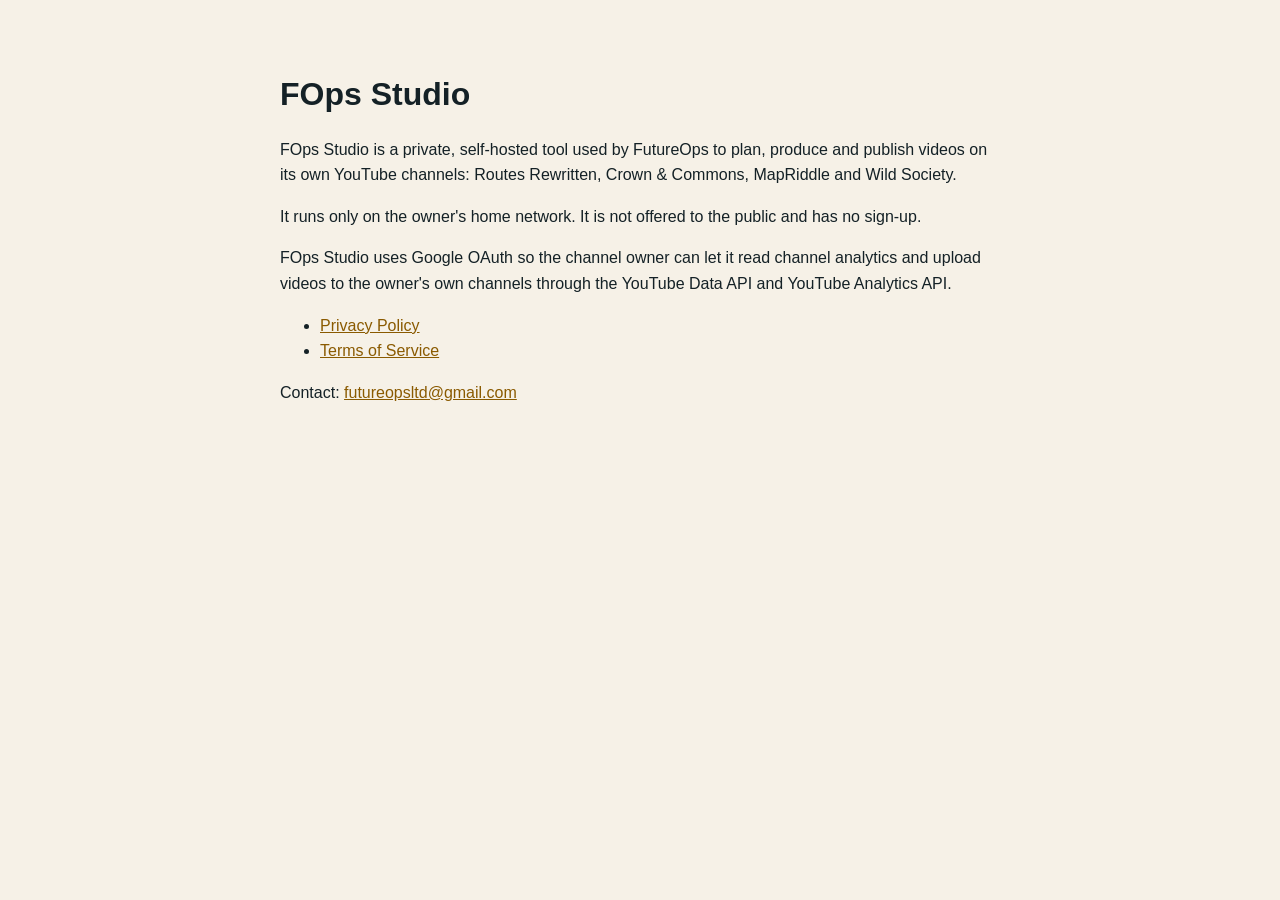
<file: index.html>
<!doctype html>
<html lang="en">
<head>
<meta charset="utf-8">
<meta name="viewport" content="width=device-width, initial-scale=1">
<title>FOps Studio</title>
<link rel="stylesheet" href="style.css">
</head>
<body>
<main>
<h1>FOps Studio</h1>
<p>FOps Studio is a private, self-hosted tool used by FutureOps to plan, produce and publish videos on its own YouTube channels: Routes Rewritten, Crown &amp; Commons, MapRiddle and Wild Society.</p>
<p>It runs only on the owner's home network. It is not offered to the public and has no sign-up.</p>
<p>FOps Studio uses Google OAuth so the channel owner can let it read channel analytics and upload videos to the owner's own channels through the YouTube Data API and YouTube Analytics API.</p>
<ul>
<li><a href="privacy.html">Privacy Policy</a></li>
<li><a href="terms.html">Terms of Service</a></li>
</ul>
<p>Contact: <a href="mailto:futureopsltd@gmail.com">futureopsltd@gmail.com</a></p>
</main>
</body>
</html>
</file>
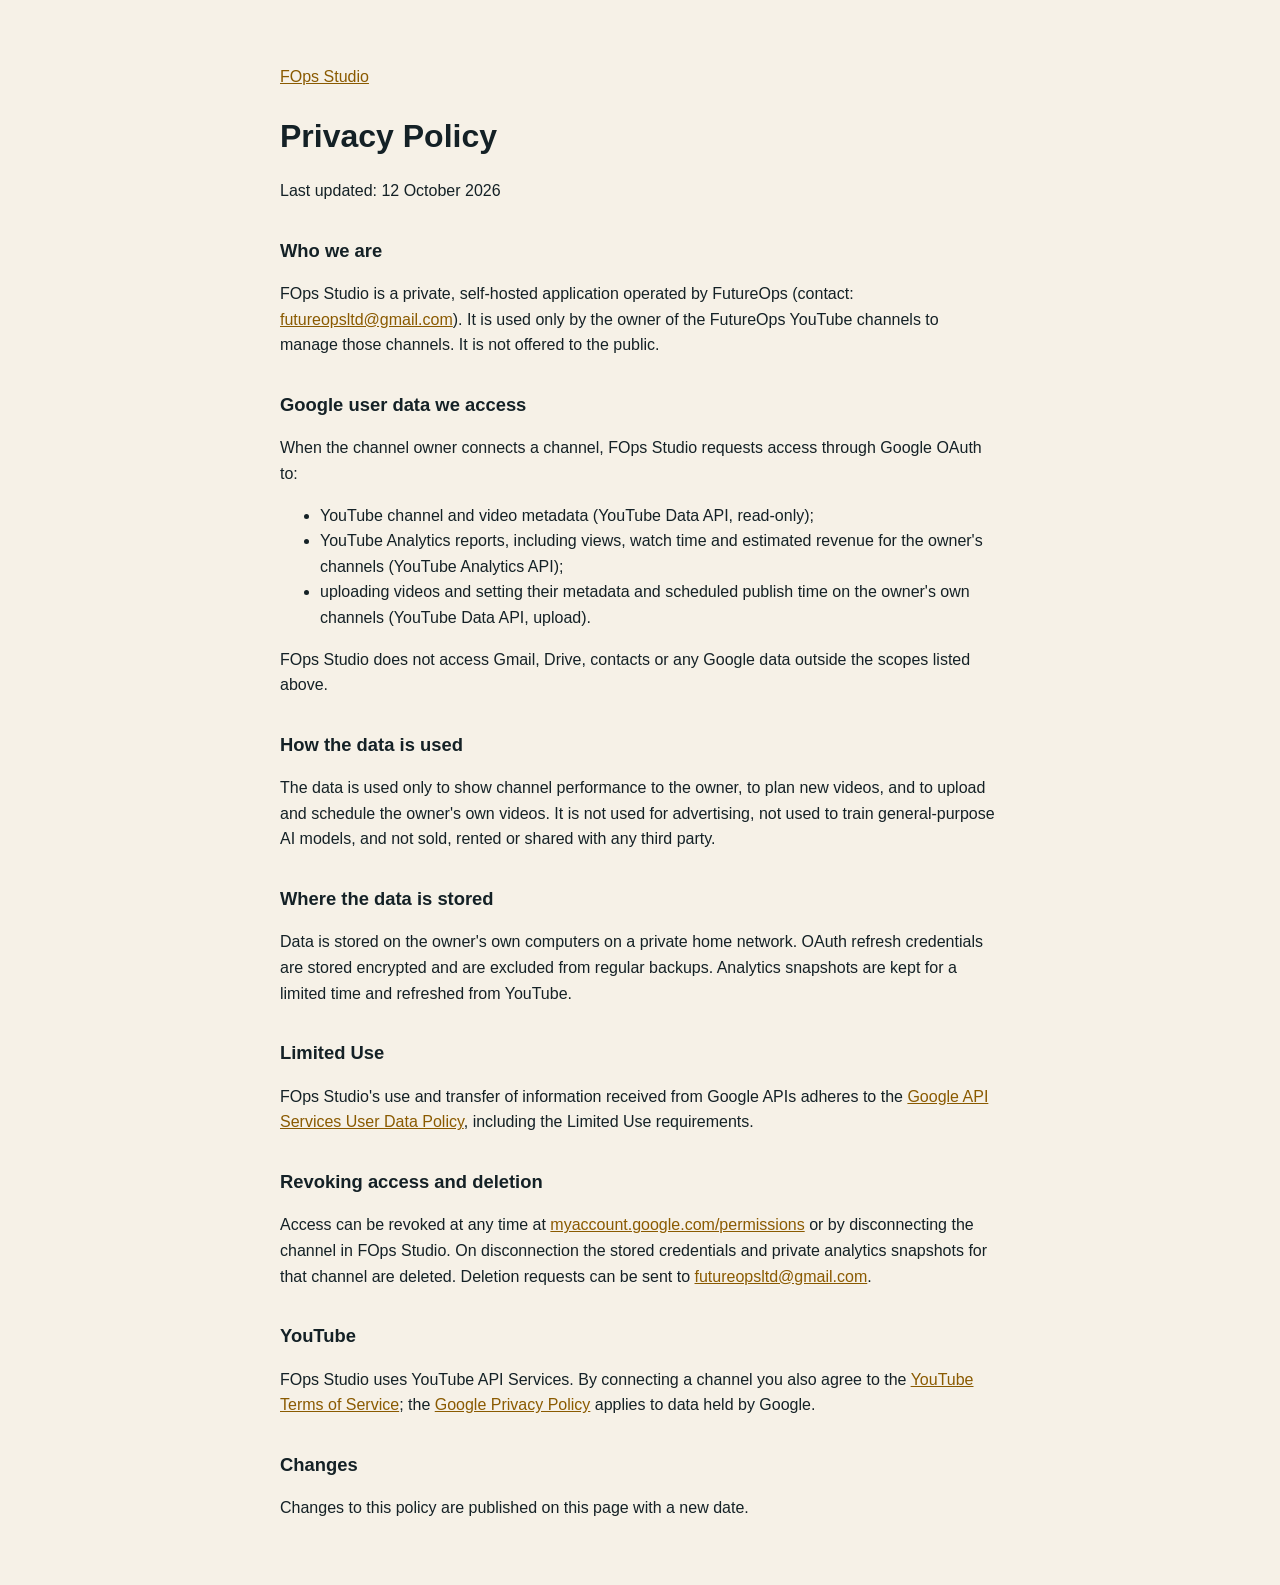
<file: privacy.html>
<!doctype html>
<html lang="en">
<head>
<meta charset="utf-8">
<meta name="viewport" content="width=device-width, initial-scale=1">
<title>FOps Studio Privacy Policy</title>
<link rel="stylesheet" href="style.css">
</head>
<body>
<main>
<p><a href="index.html">FOps Studio</a></p>
<h1>Privacy Policy</h1>
<p>Last updated: 12 October 2026</p>

<h2>Who we are</h2>
<p>FOps Studio is a private, self-hosted application operated by FutureOps (contact: <a href="mailto:futureopsltd@gmail.com">futureopsltd@gmail.com</a>). It is used only by the owner of the FutureOps YouTube channels to manage those channels. It is not offered to the public.</p>

<h2>Google user data we access</h2>
<p>When the channel owner connects a channel, FOps Studio requests access through Google OAuth to:</p>
<ul>
<li>YouTube channel and video metadata (YouTube Data API, read-only);</li>
<li>YouTube Analytics reports, including views, watch time and estimated revenue for the owner's channels (YouTube Analytics API);</li>
<li>uploading videos and setting their metadata and scheduled publish time on the owner's own channels (YouTube Data API, upload).</li>
</ul>
<p>FOps Studio does not access Gmail, Drive, contacts or any Google data outside the scopes listed above.</p>

<h2>How the data is used</h2>
<p>The data is used only to show channel performance to the owner, to plan new videos, and to upload and schedule the owner's own videos. It is not used for advertising, not used to train general-purpose AI models, and not sold, rented or shared with any third party.</p>

<h2>Where the data is stored</h2>
<p>Data is stored on the owner's own computers on a private home network. OAuth refresh credentials are stored encrypted and are excluded from regular backups. Analytics snapshots are kept for a limited time and refreshed from YouTube.</p>

<h2>Limited Use</h2>
<p>FOps Studio's use and transfer of information received from Google APIs adheres to the <a href="https://developers.google.com/terms/api-services-user-data-policy">Google API Services User Data Policy</a>, including the Limited Use requirements.</p>

<h2>Revoking access and deletion</h2>
<p>Access can be revoked at any time at <a href="https://myaccount.google.com/permissions">myaccount.google.com/permissions</a> or by disconnecting the channel in FOps Studio. On disconnection the stored credentials and private analytics snapshots for that channel are deleted. Deletion requests can be sent to <a href="mailto:futureopsltd@gmail.com">futureopsltd@gmail.com</a>.</p>

<h2>YouTube</h2>
<p>FOps Studio uses YouTube API Services. By connecting a channel you also agree to the <a href="https://www.youtube.com/t/terms">YouTube Terms of Service</a>; the <a href="https://policies.google.com/privacy">Google Privacy Policy</a> applies to data held by Google.</p>

<h2>Changes</h2>
<p>Changes to this policy are published on this page with a new date.</p>
</main>
</body>
</html>
</file>
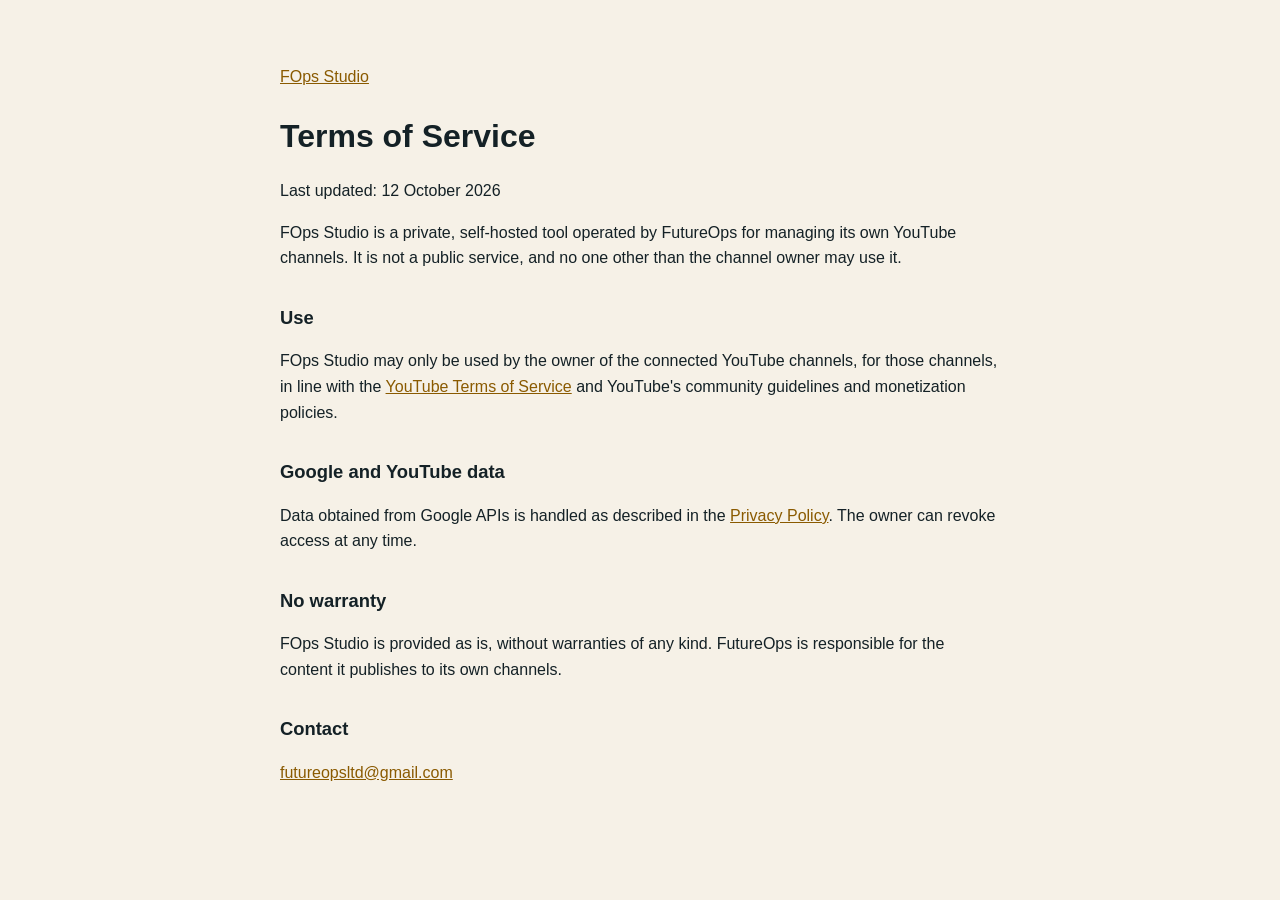
<file: terms.html>
<!doctype html>
<html lang="en">
<head>
<meta charset="utf-8">
<meta name="viewport" content="width=device-width, initial-scale=1">
<title>FOps Studio Terms of Service</title>
<link rel="stylesheet" href="style.css">
</head>
<body>
<main>
<p><a href="index.html">FOps Studio</a></p>
<h1>Terms of Service</h1>
<p>Last updated: 12 October 2026</p>
<p>FOps Studio is a private, self-hosted tool operated by FutureOps for managing its own YouTube channels. It is not a public service, and no one other than the channel owner may use it.</p>
<h2>Use</h2>
<p>FOps Studio may only be used by the owner of the connected YouTube channels, for those channels, in line with the <a href="https://www.youtube.com/t/terms">YouTube Terms of Service</a> and YouTube's community guidelines and monetization policies.</p>
<h2>Google and YouTube data</h2>
<p>Data obtained from Google APIs is handled as described in the <a href="privacy.html">Privacy Policy</a>. The owner can revoke access at any time.</p>
<h2>No warranty</h2>
<p>FOps Studio is provided as is, without warranties of any kind. FutureOps is responsible for the content it publishes to its own channels.</p>
<h2>Contact</h2>
<p><a href="mailto:futureopsltd@gmail.com">futureopsltd@gmail.com</a></p>
</main>
</body>
</html>
</file>
<file: style.css>
:root { --bg: #f6f1e7; --fg: #142126; --accent: #8a5a00; }
@media (prefers-color-scheme: dark) { :root { --bg: #142126; --fg: #f6f1e7; --accent: #f2b544; } }
body { margin: 0; background: var(--bg); color: var(--fg); font: 16px/1.6 -apple-system, "Segoe UI", Roboto, sans-serif; }
main { max-width: 720px; margin: 0 auto; padding: 48px 16px; }
a { color: var(--accent); }
h1 { font-size: 2rem; margin-bottom: 0.25rem; }
h2 { font-size: 1.15rem; margin-top: 2rem; }
</file>
